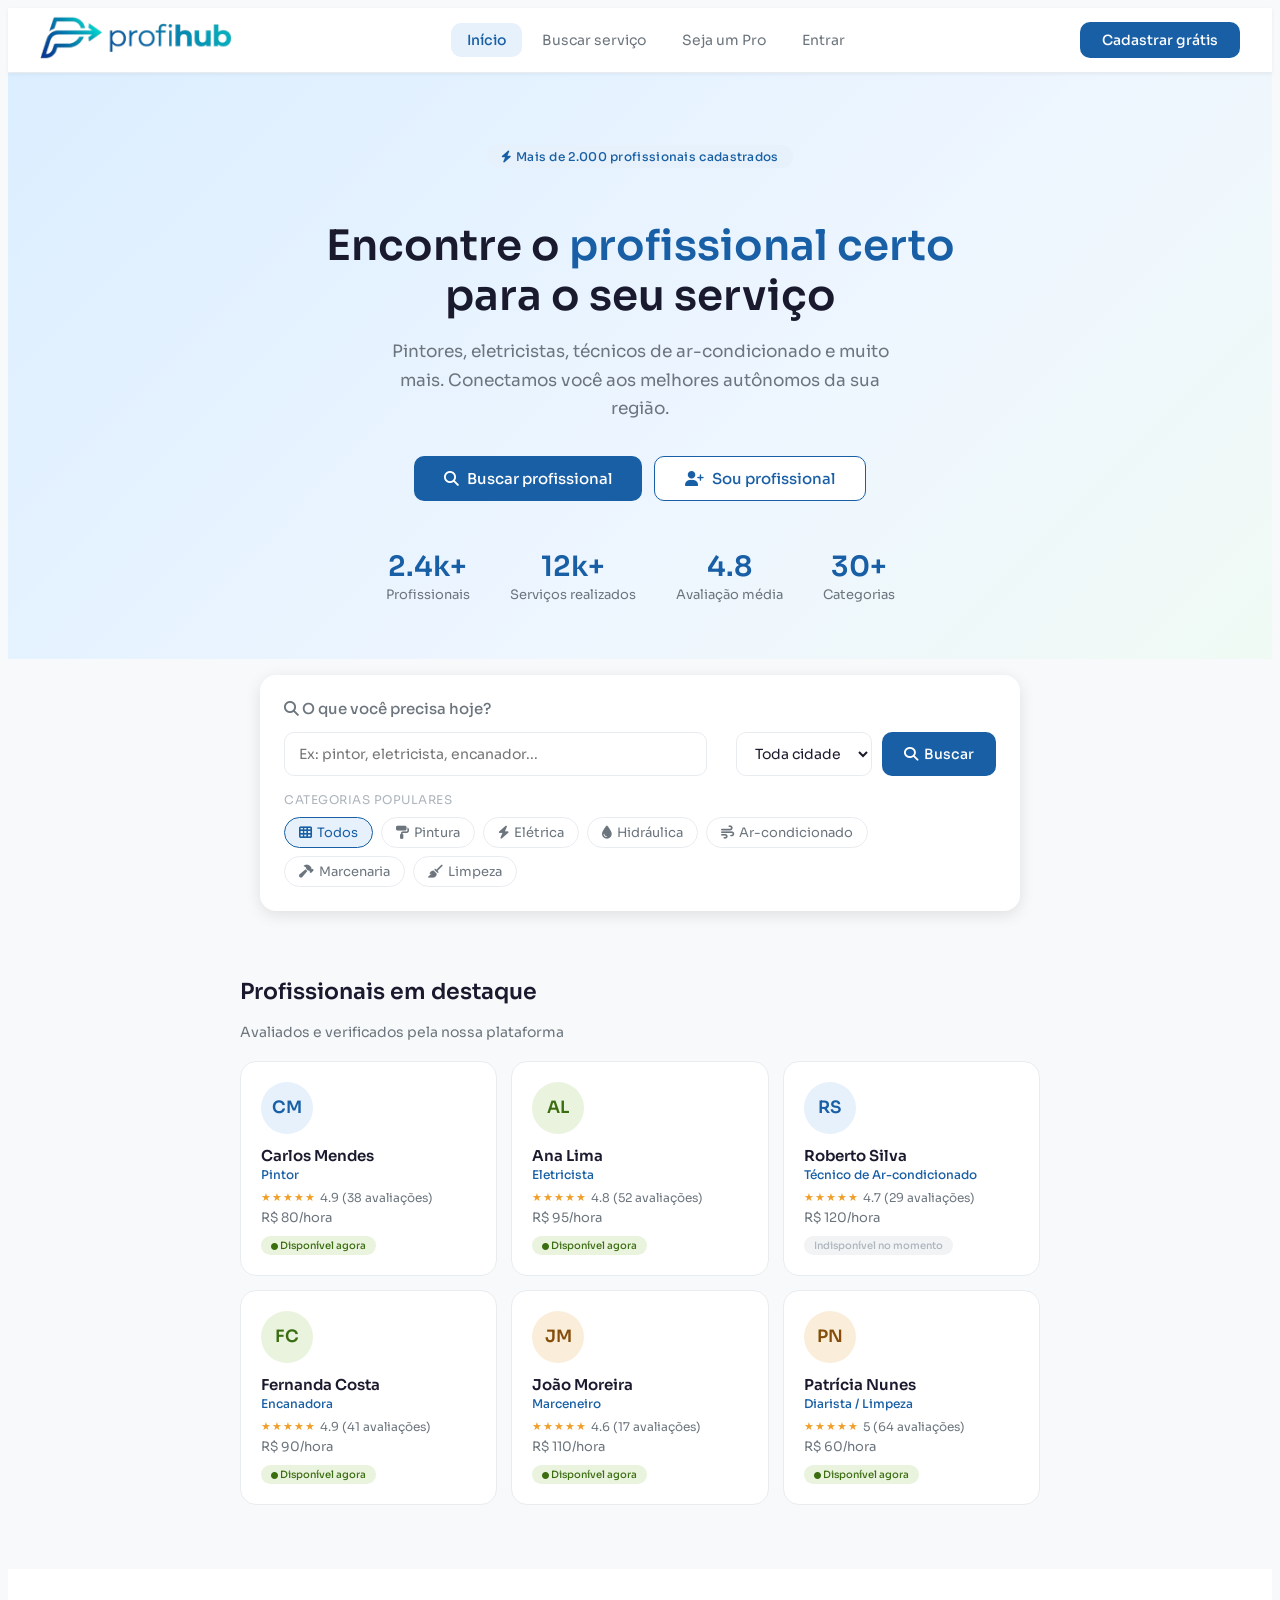
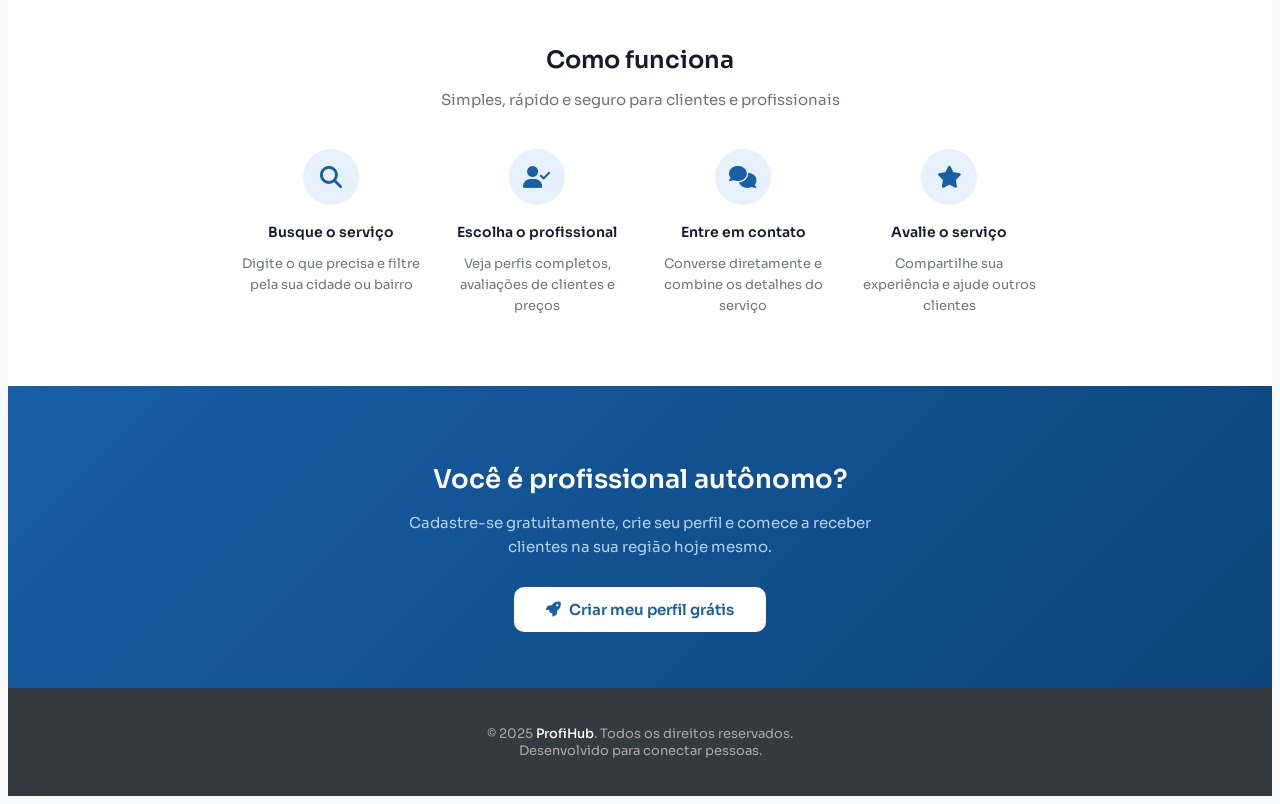
<file: index.html>
<!DOCTYPE html>
<html lang="pt-BR">

<head>
  <meta charset="UTF-8" />
  <meta name="viewport" content="width=device-width, initial-scale=1.0" />
  <title>ProfiHub — Encontre o profissional certo</title>
  <link rel="preconnect" href="https://fonts.googleapis.com" />
  <link href="https://fonts.googleapis.com/css2?family=Sora:wght@400;500;600;700&display=swap" rel="stylesheet" />
  <link rel="stylesheet" href="https://cdnjs.cloudflare.com/ajax/libs/font-awesome/6.5.0/css/all.min.css" />
  <link rel="stylesheet" href="style/style.css" />
</head>

<body>

  <nav class="navbar">
    <div class="logo" onclick="location.href='index.html'" style="cursor:pointer">
      <img src="assets/logo.png" alt="ProfiHub"
        onerror="this.replaceWith(Object.assign(document.createElement('span'),{textContent:'ProfiHub',style:'font-size:20px;font-weight:700;color:#2563eb'}))">
    </div>
    <div class="nav-links" id="nav-links">
      <a href="index.html" class="nav-btn active">Início</a>
      <a href="busca.html" class="nav-btn">Buscar serviço</a>
      <a href="cadastro.html" class="nav-btn">Seja um Pro</a>
      <a href="login.html" class="nav-btn">Entrar</a>
    </div>
    <button class="nav-cta" onclick="location.href='cadastro.html'">Cadastrar grátis</button>
    <button class="nav-mobile-btn" onclick="toggleMenu()" aria-label="Menu">
      <i class="fa-solid fa-bars" id="menu-icon"></i>
    </button>
  </nav>

  <div class="toast" id="toast">
    <i class="fa-solid fa-circle-check"></i>
    <span id="toast-msg">Mensagem</span>
  </div>

  <!-- HERO -->
  <section class="hero">
    <div class="hero-badge"><i class="fa-solid fa-bolt"></i> Mais de 2.000 profissionais cadastrados</div>
    <h1>Encontre o <span>profissional certo</span><br>para o seu serviço</h1>
    <p>Pintores, eletricistas, técnicos de ar-condicionado e muito mais. Conectamos você aos melhores autônomos da sua
      região.</p>
    <div class="hero-btns">
      <button class="btn-primary" onclick="location.href='busca.html'">
        <i class="fa-solid fa-magnifying-glass"></i> Buscar profissional
      </button>
      <button class="btn-outline" onclick="location.href='cadastro.html'">
        <i class="fa-solid fa-user-plus"></i> Sou profissional
      </button>
    </div>
    <div class="hero-stats">
      <div class="stat-item">
        <div class="stat-num">2.4k+</div>
        <div class="stat-label">Profissionais</div>
      </div>
      <div class="stat-item">
        <div class="stat-num">12k+</div>
        <div class="stat-label">Serviços realizados</div>
      </div>
      <div class="stat-item">
        <div class="stat-num">4.8</div>
        <div class="stat-label">Avaliação média</div>
      </div>
      <div class="stat-item">
        <div class="stat-num">30+</div>
        <div class="stat-label">Categorias</div>
      </div>
    </div>
  </section>

  <!-- SEARCH -->
  <section style="padding: 48px 0 0;">
    <div class="search-section">
      <div class="search-card">
        <div class="search-card-title"><i class="fa-solid fa-magnifying-glass"></i> O que você precisa hoje?</div>
        <div class="search-row">
          <input type="text" id="home-search" placeholder="Ex: pintor, eletricista, encanador..." />
          <select id="home-city">
            <option value="">Toda cidade</option>
            <option>Brasília - DF</option>
            <option>Taguatinga</option>
            <option>Ceilândia</option>
            <option>Gama</option>
          </select>
          <button class="btn-search" onclick="doHomeSearch()">
            <i class="fa-solid fa-search"></i> Buscar
          </button>
        </div>
        <div class="cats-row">
          <div class="cats-label">Categorias populares</div>
          <div class="chips" id="home-chips">
            <div class="chip active" onclick="filterHomeChip(this,'todos')"><i class="fa-solid fa-th"></i> Todos</div>
            <div class="chip" onclick="filterHomeChip(this,'pintura')"><i class="fa-solid fa-paint-roller"></i> Pintura
            </div>
            <div class="chip" onclick="filterHomeChip(this,'eletrica')"><i class="fa-solid fa-bolt"></i> Elétrica</div>
            <div class="chip" onclick="filterHomeChip(this,'hidro')"><i class="fa-solid fa-droplet"></i> Hidráulica
            </div>
            <div class="chip" onclick="filterHomeChip(this,'ar')"><i class="fa-solid fa-wind"></i> Ar-condicionado</div>
            <div class="chip" onclick="filterHomeChip(this,'marcenaria')"><i class="fa-solid fa-hammer"></i> Marcenaria
            </div>
            <div class="chip" onclick="filterHomeChip(this,'limpeza')"><i class="fa-solid fa-broom"></i> Limpeza</div>
          </div>
        </div>
      </div>
    </div>
  </section>

  <!-- PROFISSIONAIS EM DESTAQUE -->
  <section class="section">
    <div class="section-head">
      <h2>Profissionais em destaque</h2>
      <p>Avaliados e verificados pela nossa plataforma</p>
    </div>
    <div class="pros-grid" id="pros-grid"></div>
  </section>

  <!-- COMO FUNCIONA -->
  <section class="how-section">
    <div class="how-inner">
      <h2>Como funciona</h2>
      <p class="sub">Simples, rápido e seguro para clientes e profissionais</p>
      <div class="how-steps">
        <div class="how-step">
          <div class="step-icon-wrap"><i class="fa-solid fa-magnifying-glass"></i></div>
          <h4>Busque o serviço</h4>
          <p>Digite o que precisa e filtre pela sua cidade ou bairro</p>
        </div>
        <div class="how-step">
          <div class="step-icon-wrap"><i class="fa-solid fa-user-check"></i></div>
          <h4>Escolha o profissional</h4>
          <p>Veja perfis completos, avaliações de clientes e preços</p>
        </div>
        <div class="how-step">
          <div class="step-icon-wrap"><i class="fa-solid fa-comments"></i></div>
          <h4>Entre em contato</h4>
          <p>Converse diretamente e combine os detalhes do serviço</p>
        </div>
        <div class="how-step">
          <div class="step-icon-wrap"><i class="fa-solid fa-star"></i></div>
          <h4>Avalie o serviço</h4>
          <p>Compartilhe sua experiência e ajude outros clientes</p>
        </div>
      </div>
    </div>
  </section>

  <!-- CTA PRO -->
  <section class="cta-pro">
    <h2>Você é profissional autônomo?</h2>
    <p>Cadastre-se gratuitamente, crie seu perfil e comece a receber clientes na sua região hoje mesmo.</p>
    <button class="btn-white" onclick="location.href='cadastro.html'">
      <i class="fa-solid fa-rocket"></i> Criar meu perfil grátis
    </button>
  </section>

  <footer class="footer">
    <p>© 2025 <span>ProfiHub</span>. Todos os direitos reservados.<br />Desenvolvido para conectar pessoas.</p>
  </footer>

  <script src="script/script.js"></script>
</body>

</html>
</file>
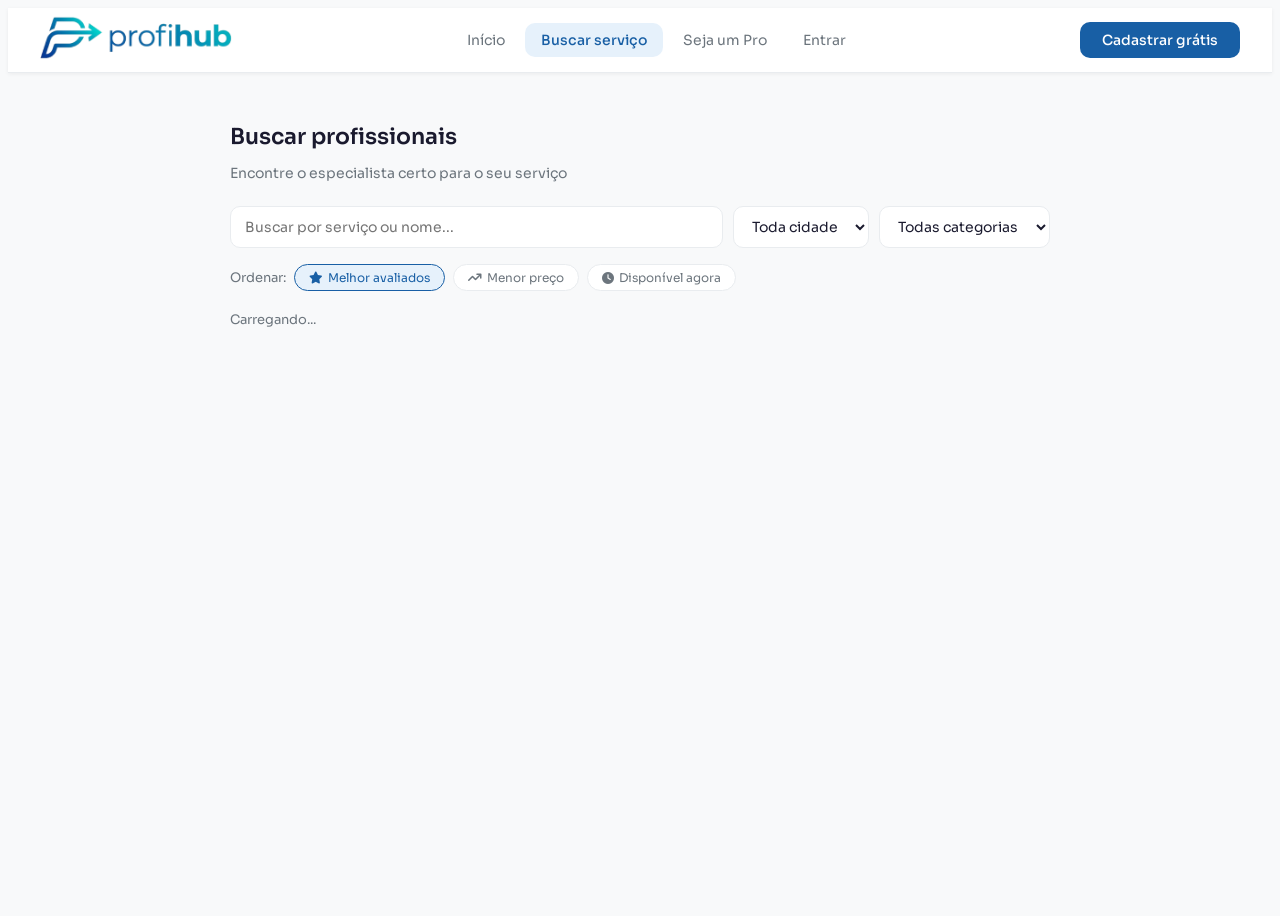
<file: busca.html>
<!DOCTYPE html>
<html lang="pt-BR">

<head>
  <meta charset="UTF-8" />
  <meta name="viewport" content="width=device-width, initial-scale=1.0" />
  <title>ProfiHub — Buscar Serviço</title>
  <link rel="preconnect" href="https://fonts.googleapis.com" />
  <link href="https://fonts.googleapis.com/css2?family=Sora:wght@400;500;600;700&display=swap" rel="stylesheet" />
  <link rel="stylesheet" href="https://cdnjs.cloudflare.com/ajax/libs/font-awesome/6.5.0/css/all.min.css" />
  <link rel="stylesheet" href="style/style.css" />
</head>

<body>

  <nav class="navbar">
    <div class="logo" onclick="location.href='index.html'" style="cursor:pointer">
      <img src="assets/logo.png" alt="ProfiHub"
        onerror="this.replaceWith(Object.assign(document.createElement('span'),{textContent:'ProfiHub',style:'font-size:20px;font-weight:700;color:#2563eb'}))">
    </div>
    <div class="nav-links" id="nav-links">
      <a href="index.html" class="nav-btn">Início</a>
      <a href="busca.html" class="nav-btn active">Buscar serviço</a>
      <a href="cadastro.html" class="nav-btn">Seja um Pro</a>
      <a href="login.html" class="nav-btn">Entrar</a>
    </div>
    <button class="nav-cta" onclick="location.href='cadastro.html'">Cadastrar grátis</button>
    <button class="nav-mobile-btn" onclick="toggleMenu()" aria-label="Menu">
      <i class="fa-solid fa-bars" id="menu-icon"></i>
    </button>
  </nav>

  <div class="toast" id="toast">
    <i class="fa-solid fa-circle-check"></i>
    <span id="toast-msg">Mensagem</span>
  </div>

  <div class="busca-page">
    <div class="busca-header">
      <h2>Buscar profissionais</h2>
      <p>Encontre o especialista certo para o seu serviço</p>
    </div>
    <div class="busca-controls">
      <input type="text" id="busca-input" placeholder="Buscar por serviço ou nome..." oninput="filterResults()" />
      <select id="busca-city" onchange="filterResults()">
        <option value="">Toda cidade</option>
        <option>Brasília - DF</option>
        <option>Taguatinga</option>
        <option>Ceilândia</option>
        <option>Gama</option>
      </select>
      <select id="busca-cat" onchange="filterResults()">
        <option value="">Todas categorias</option>
        <option>Pintura</option>
        <option>Elétrica</option>
        <option>Hidráulica</option>
        <option>Ar-condicionado</option>
        <option>Marcenaria</option>
        <option>Limpeza</option>
      </select>
    </div>
    <div class="sort-bar">
      <span class="sort-label">Ordenar:</span>
      <div class="sort-chip active" onclick="setSort(this,'avaliacao')"><i class="fa-solid fa-star"></i> Melhor
        avaliados</div>
      <div class="sort-chip" onclick="setSort(this,'preco')"><i class="fa-solid fa-arrow-trend-up"></i> Menor preço
      </div>
      <div class="sort-chip" onclick="setSort(this,'disponivel')"><i class="fa-solid fa-clock"></i> Disponível agora
      </div>
    </div>
    <div class="results-count" id="results-count">Carregando...</div>
    <div class="results-list" id="results-list"></div>
  </div>

  <script src="script/script.js"></script>

</body>

</html>
</file>
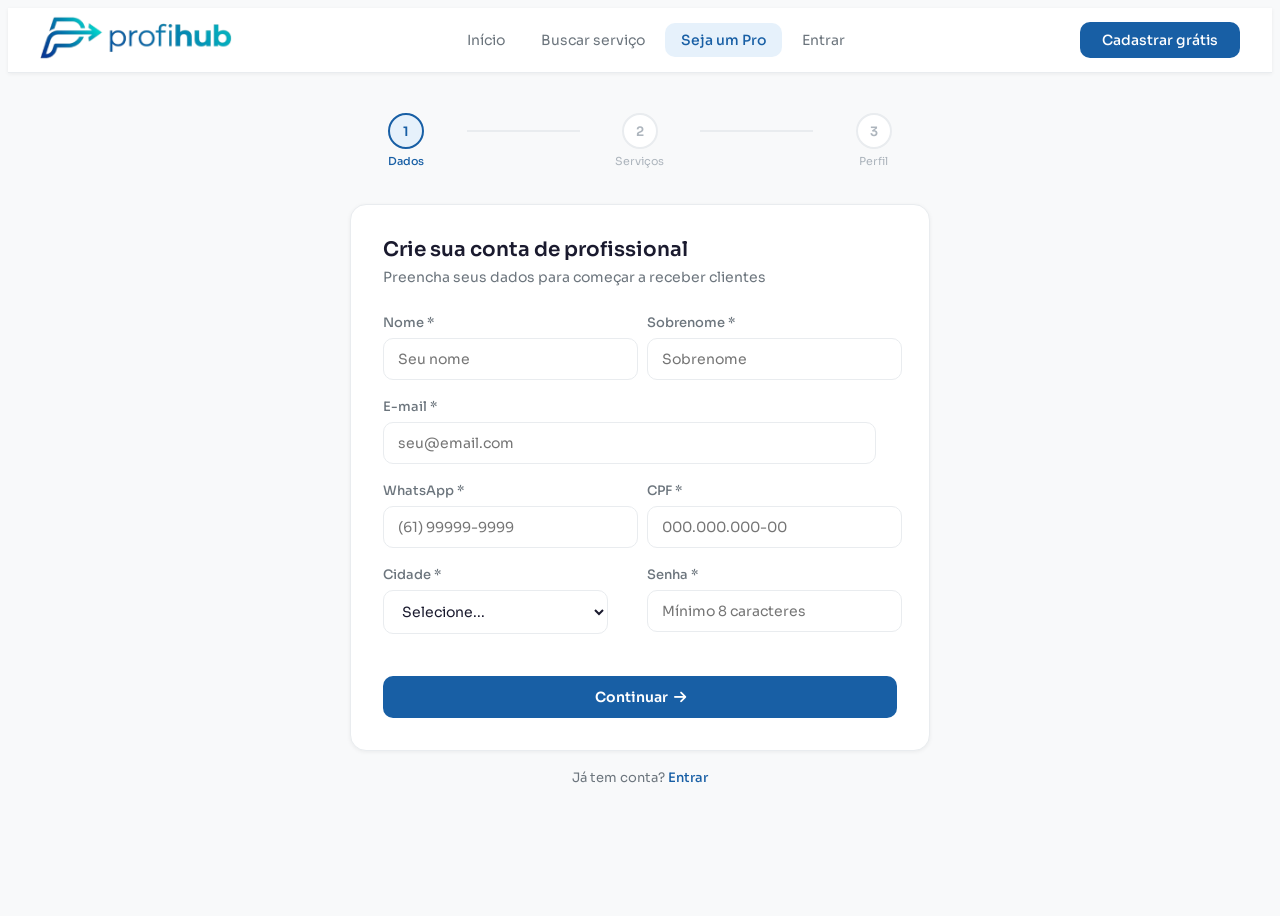
<file: cadastro.html>
<!DOCTYPE html>
<html lang="pt-BR">

<head>
  <meta charset="UTF-8" />
  <meta name="viewport" content="width=device-width, initial-scale=1.0" />
  <title>ProfiHub — Seja um Pro</title>
  <link rel="preconnect" href="https://fonts.googleapis.com" />
  <link href="https://fonts.googleapis.com/css2?family=Sora:wght@400;500;600;700&display=swap" rel="stylesheet" />
  <link rel="stylesheet" href="https://cdnjs.cloudflare.com/ajax/libs/font-awesome/6.5.0/css/all.min.css" />
  <link rel="stylesheet" href="style/style.css" />
</head>

<body>

  <nav class="navbar">
    <div class="logo" onclick="location.href='index.html'" style="cursor:pointer">
      <img src="assets/logo.png" alt="ProfiHub"
        onerror="this.replaceWith(Object.assign(document.createElement('span'),{textContent:'ProfiHub',style:'font-size:20px;font-weight:700;color:#2563eb'}))">
    </div>

    <div class="nav-links" id="nav-links">
      <a href="index.html" class="nav-btn">Início</a>
      <a href="busca.html" class="nav-btn">Buscar serviço</a>
      <a href="cadastro.html" class="nav-btn active">Seja um Pro</a>
      <a href="login.html" class="nav-btn">Entrar</a>
    </div>

    <button class="nav-cta" onclick="location.href='cadastro.html'">Cadastrar grátis</button>
    <button class="nav-mobile-btn" onclick="toggleMenu()" aria-label="Menu">
      <i class="fa-solid fa-bars" id="menu-icon"></i>
    </button>
  </nav>

  <div class="toast" id="toast">
    <i class="fa-solid fa-circle-check"></i>
    <span id="toast-msg">Mensagem</span>
  </div>

  <!-- STEP 1 -->
  <div id="cad-s1" class="cad-page">
    <div class="progress-bar">
      <div class="pb-step">
        <div class="pb-circle curr">1</div>
        <div class="pb-label curr">Dados</div>
      </div>
      <div class="pb-line"></div>
      <div class="pb-step">
        <div class="pb-circle">2</div>
        <div class="pb-label">Serviços</div>
      </div>
      <div class="pb-line"></div>
      <div class="pb-step">
        <div class="pb-circle">3</div>
        <div class="pb-label">Perfil</div>
      </div>
    </div>
    <div class="form-card">
      <div class="form-title">Crie sua conta de profissional</div>
      <div class="form-sub">Preencha seus dados para começar a receber clientes</div>
      <div class="form-row">
        <div class="form-group">
          <label class="form-label">Nome *</label>
          <input type="text" class="form-input" placeholder="Seu nome" id="f-nome" />
        </div>
        <div class="form-group">
          <label class="form-label">Sobrenome *</label>
          <input type="text" class="form-input" placeholder="Sobrenome" id="f-sobrenome" />
        </div>
      </div>
      <div class="form-group">
        <label class="form-label">E-mail *</label>
        <input type="email" class="form-input" placeholder="seu@email.com" id="f-email" />
      </div>
      <div class="form-row">
        <div class="form-group">
          <label class="form-label">WhatsApp *</label>
          <input type="tel" class="form-input" placeholder="(61) 99999-9999" id="f-tel" />
        </div>
        <div class="form-group">
          <label class="form-label">CPF *</label>
          <input type="text" class="form-input" placeholder="000.000.000-00" id="f-cpf" />
        </div>
      </div>
      <div class="form-row">
        <div class="form-group">
          <label class="form-label">Cidade *</label>
          <select class="form-select" id="f-cidade">
            <option value="">Selecione...</option>
            <option>Brasília - DF</option>
            <option>Taguatinga</option>
            <option>Ceilândia</option>
            <option>Gama</option>
            <option>Samambaia</option>
            <option>Outra</option>
          </select>
        </div>
        <div class="form-group">
          <label class="form-label">Senha *</label>
          <input type="password" class="form-input" placeholder="Mínimo 8 caracteres" id="f-senha" />
        </div>
      </div>
      <div class="form-actions">
        <button class="btn-next" onclick="goStep(2)" style="flex:1">
          Continuar <i class="fa-solid fa-arrow-right"></i>
        </button>
      </div>
    </div>
    <div class="form-link">Já tem conta? <a onclick="location.href='login.html'">Entrar</a></div>
  </div>

  <!-- STEP 2 -->
  <div id="cad-s2" class="cad-page" style="display:none">
    <div class="progress-bar">
      <div class="pb-step">
        <div class="pb-circle done"><i class="fa-solid fa-check"></i></div>
        <div class="pb-label">Dados</div>
      </div>
      <div class="pb-line done"></div>
      <div class="pb-step">
        <div class="pb-circle curr">2</div>
        <div class="pb-label curr">Serviços</div>
      </div>
      <div class="pb-line"></div>
      <div class="pb-step">
        <div class="pb-circle">3</div>
        <div class="pb-label">Perfil</div>
      </div>
    </div>
    <div class="form-card">
      <div class="form-title">Quais serviços você oferece?</div>
      <div class="form-sub">Selecione um ou mais serviços para o seu perfil</div>
      <div class="form-group">
        <label class="form-label">Categoria principal *</label>
        <select class="form-select" id="f-categoria" onchange="updateSkillTags()">
          <option value="">Selecione a categoria...</option>
          <option>Pintura</option>
          <option>Elétrica</option>
          <option>Hidráulica</option>
          <option>Ar-condicionado</option>
          <option>Marcenaria</option>
          <option>Limpeza</option>
          <option>Jardinagem</option>
          <option>Reformas em geral</option>
          <option>Informática</option>
          <option>Outro</option>
        </select>
      </div>
      <div class="form-group">
        <label class="form-label">Especialidades</label>
        <div class="skill-tags" id="skill-tags">
          <div class="skill-tag" onclick="toggleSkill(this)">Pintura interna</div>
          <div class="skill-tag" onclick="toggleSkill(this)">Pintura externa</div>
          <div class="skill-tag" onclick="toggleSkill(this)">Textura</div>
          <div class="skill-tag" onclick="toggleSkill(this)">Grafiato</div>
          <div class="skill-tag" onclick="toggleSkill(this)">Marmorato</div>
          <div class="skill-tag" onclick="toggleSkill(this)">Estêncil</div>
          <div class="skill-tag" onclick="toggleSkill(this)">Reparo de paredes</div>
          <div class="skill-tag" onclick="toggleSkill(this)">Fachada</div>
        </div>
      </div>
      <div class="form-row">
        <div class="form-group">
          <label class="form-label">Valor por hora (R$)</label>
          <input type="number" class="form-input" placeholder="Ex: 80" id="f-preco" min="1" />
        </div>
        <div class="form-group">
          <label class="form-label">Anos de experiência</label>
          <input type="number" class="form-input" placeholder="Ex: 5" id="f-anos" min="0" />
        </div>
      </div>
      <div class="form-group">
        <label class="form-label">Raio de atendimento</label>
        <select class="form-select">
          <option>Até 10 km</option>
          <option>Até 20 km</option>
          <option selected>Até 30 km</option>
          <option>Toda a cidade</option>
        </select>
      </div>
      <div class="form-actions">
        <button class="btn-back" onclick="goStep(1)"><i class="fa-solid fa-arrow-left"></i> Voltar</button>
        <button class="btn-next" onclick="goStep(3)">Continuar <i class="fa-solid fa-arrow-right"></i></button>
      </div>
    </div>
  </div>

  <!-- STEP 3 -->
  <div id="cad-s3" class="cad-page" style="display:none">
    <div class="progress-bar">
      <div class="pb-step">
        <div class="pb-circle done"><i class="fa-solid fa-check"></i></div>
        <div class="pb-label">Dados</div>
      </div>
      <div class="pb-line done"></div>
      <div class="pb-step">
        <div class="pb-circle done"><i class="fa-solid fa-check"></i></div>
        <div class="pb-label">Serviços</div>
      </div>
      <div class="pb-line done"></div>
      <div class="pb-step">
        <div class="pb-circle curr">3</div>
        <div class="pb-label curr">Perfil</div>
      </div>
    </div>
    <div class="form-card">
      <div class="form-title">Finalize seu perfil</div>
      <div class="form-sub">Quanto mais completo, mais clientes você atrai</div>
      <div class="form-group">
        <label class="form-label">Sobre você</label>
        <textarea class="form-textarea"
          placeholder="Ex: Sou pintor com 8 anos de experiência, atendo residências e comércios em Brasília..."></textarea>
      </div>
      <div class="form-group">
        <label class="form-label">Foto de perfil (URL)</label>
        <input type="url" class="form-input" placeholder="https://... (opcional)" />
      </div>
      <div class="form-group">
        <label class="form-label">Disponibilidade</label>
        <div class="skill-tags">
          <div class="skill-tag sel" onclick="toggleSkill(this)">Seg — Sex</div>
          <div class="skill-tag" onclick="toggleSkill(this)">Sábados</div>
          <div class="skill-tag" onclick="toggleSkill(this)">Domingos</div>
          <div class="skill-tag sel" onclick="toggleSkill(this)">Manhã</div>
          <div class="skill-tag sel" onclick="toggleSkill(this)">Tarde</div>
          <div class="skill-tag" onclick="toggleSkill(this)">Noite</div>
        </div>
      </div>
      <div class="form-row">
        <div class="form-group">
          <label class="form-label">Instagram (opcional)</label>
          <input type="text" class="form-input" placeholder="@seu_usuario" />
        </div>
        <div class="form-group">
          <label class="form-label">Site / portfólio (opcional)</label>
          <input type="url" class="form-input" placeholder="https://..." />
        </div>
      </div>
      <div class="form-actions">
        <button class="btn-back" onclick="goStep(2)"><i class="fa-solid fa-arrow-left"></i> Voltar</button>
        <button class="btn-next" onclick="goStep(4)"><i class="fa-solid fa-check"></i> Criar perfil</button>
      </div>
    </div>
  </div>

  <!-- SUCCESS -->
  <div id="cad-s4" class="success-page" style="display:none">
    <div class="success-icon"><i class="fa-solid fa-check"></i></div>
    <h3>Perfil criado com sucesso!</h3>
    <p>Seu perfil já está visível para os clientes. Você receberá notificações quando alguém entrar em contato.</p>
    <button class="btn-primary" onclick="location.href='index.html'">
      <i class="fa-solid fa-house"></i> Ir para o início
    </button>
  </div>

  <script src="script/script.js"></script>
</body>

</html>
</file>
<file: style/style.css>
*::before,
*::after {
    margin: 0;
    padding: 0;
    box-sizing: border-box;
}

:root {
    --blue: #185FA5;
    --blue-light: #E6F1FB;
    --blue-dark: #0C447C;
    --green: #3B6D11;
    --green-light: #EAF3DE;
    --amber: #854F0B;
    --amber-light: #FAEEDA;
    --gray-50: #F8F9FA;
    --gray-100: #F1F3F5;
    --gray-200: #E9ECEF;
    --gray-400: #ADB5BD;
    --gray-600: #6C757D;
    --gray-800: #343A40;
    --white: #FFFFFF;
    --text: #1A1A2E;
    --radius-sm: 6px;
    --radius-md: 10px;
    --radius-lg: 16px;
    --shadow-sm: 0 1px 4px rgba(0, 0, 0, 0.06);
    --shadow-md: 0 4px 16px rgba(0, 0, 0, 0.10);
    --transition: 0.18s ease;
}

html {
    scroll-behavior: smooth;
}

body {
    font-family: 'Sora', sans-serif;
    color: var(--text);
    background: var(--gray-50);
    min-height: 100vh;
}

a {
    text-decoration: none;
    color: inherit;
}

button {
    font-family: 'Sora', sans-serif;
    cursor: pointer;
}

input,
select,
textarea {
    font-family: 'Sora', sans-serif;
}

.navbar {
    background: var(--white);
    border-bottom: 1px solid var(--gray-200);
    padding: 0 32px;
    height: 64px;
    display: flex;
    align-items: center;
    justify-content: space-between;
    position: sticky;
    top: 0;
    z-index: 999;
    box-shadow: var(--shadow-sm);
}

.logo {
    width: 15vw;
}

img {
    width: 100%;
}

.logo span {
    color: var(--text);
}

.nav-links {
    display: flex;
    align-items: center;
    gap: 4px;
}

.nav-btn {
    background: none;
    border: none;
    padding: 8px 16px;
    border-radius: var(--radius-md);
    font-size: 14px;
    color: var(--gray-600);
    transition: var(--transition);
}

.nav-btn:hover {
    background: var(--gray-100);
    color: var(--text);
}

.nav-btn.active {
    background: var(--blue-light);
    color: var(--blue);
    font-weight: 500;
}

.nav-cta {
    background: var(--blue);
    color: var(--white);
    border: none;
    padding: 9px 22px;
    border-radius: var(--radius-md);
    font-size: 14px;
    font-weight: 500;
    transition: var(--transition);
}

.nav-cta:hover {
    background: var(--blue-dark);
}

.nav-mobile-btn {
    display: none;
    background: none;
    border: none;
    font-size: 22px;
    color: var(--text);
}

/* ==============================
       PAGES
    ============================== */
.page {
    display: none;
    animation: fadeIn 0.25s ease;
}

.page.active {
    display: block;
}

@keyframes fadeIn {
    from {
        opacity: 0;
        transform: translateY(8px);
    }

    to {
        opacity: 1;
        transform: translateY(0);
    }
}

/* ==============================
       HOME — HERO
    ============================== */
.hero {
    background: linear-gradient(135deg, #dbeeff 0%, #eef6ff 60%, #f0faf4 100%);
    padding: 72px 32px 56px;
    text-align: center;
}

.hero-badge {
    display: inline-block;
    background: var(--blue-light);
    color: var(--blue);
    font-size: 12px;
    font-weight: 500;
    padding: 4px 14px;
    border-radius: 20px;
    margin-bottom: 18px;
    letter-spacing: 0.3px;
}

.hero h1 {
    font-size: 42px;
    font-weight: 600;
    line-height: 1.2;
    margin-bottom: 16px;
}

.hero h1 span {
    color: var(--blue);
}

.hero p {
    font-size: 17px;
    color: var(--gray-600);
    max-width: 520px;
    margin: 0 auto 32px;
    line-height: 1.7;
}

.hero-btns {
    display: flex;
    gap: 12px;
    justify-content: center;
    flex-wrap: wrap;
}

.btn-primary {
    background: var(--blue);
    color: var(--white);
    border: none;
    padding: 13px 30px;
    border-radius: var(--radius-md);
    font-size: 15px;
    font-weight: 500;
    display: inline-flex;
    align-items: center;
    gap: 8px;
    transition: var(--transition);
}

.btn-primary:hover {
    background: var(--blue-dark);
    transform: translateY(-1px);
}

.btn-outline {
    background: var(--white);
    color: var(--blue);
    border: 1.5px solid var(--blue);
    padding: 12px 30px;
    border-radius: var(--radius-md);
    font-size: 15px;
    font-weight: 500;
    display: inline-flex;
    align-items: center;
    gap: 8px;
    transition: var(--transition);
}

.btn-outline:hover {
    background: var(--blue-light);
    transform: translateY(-1px);
}

/* STATS */
.hero-stats {
    display: flex;
    justify-content: center;
    gap: 40px;
    margin-top: 48px;
    flex-wrap: wrap;
}

.stat-item {
    text-align: center;
}

.stat-num {
    font-size: 28px;
    font-weight: 600;
    color: var(--blue);
}

.stat-label {
    font-size: 13px;
    color: var(--gray-600);
    margin-top: 2px;
}

/* ==============================
       HOME — SEARCH
    ============================== */
.search-section {
    max-width: 760px;
    margin: -32px auto 0;
    padding: 0 24px;
    position: relative;
    z-index: 2;
}

.search-card {
    background: var(--white);
    border-radius: var(--radius-lg);
    box-shadow: var(--shadow-md);
    padding: 24px;
}

.search-card-title {
    font-size: 15px;
    font-weight: 500;
    margin-bottom: 14px;
    color: var(--gray-600);
}

.search-row {
    display: grid;
    grid-template-columns: 1fr auto auto;
    gap: 10px;
}

.search-row input,
.search-row select {
    padding: 11px 14px;
    border: 1.5px solid var(--gray-200);
    border-radius: var(--radius-md);
    font-size: 14px;
    color: var(--text);
    background: var(--white);
    transition: var(--transition);
}

.search-row input:focus,
.search-row select:focus {
    outline: none;
    border-color: var(--blue);
}

.search-row input {
    width: 100%;
}

.search-row .btn-search {
    background: var(--blue);
    color: var(--white);
    border: none;
    padding: 11px 22px;
    border-radius: var(--radius-md);
    font-size: 14px;
    font-weight: 500;
    display: flex;
    align-items: center;
    gap: 6px;
    white-space: nowrap;
    transition: var(--transition);
}

.search-row .btn-search:hover {
    background: var(--blue-dark);
}

.cats-row {
    margin-top: 16px;
}

.cats-label {
    font-size: 12px;
    color: var(--gray-400);
    margin-bottom: 10px;
    text-transform: uppercase;
    letter-spacing: 0.5px;
}

.chips {
    display: flex;
    flex-wrap: wrap;
    gap: 8px;
}

.chip {
    padding: 6px 14px;
    border: 1.5px solid var(--gray-200);
    border-radius: 20px;
    font-size: 13px;
    cursor: pointer;
    background: var(--white);
    color: var(--gray-600);
    display: flex;
    align-items: center;
    gap: 5px;
    transition: var(--transition);
}

.chip:hover,
.chip.active {
    background: var(--blue-light);
    border-color: var(--blue);
    color: var(--blue);
}

/* ==============================
       HOME — PROFISSIONAIS
    ============================== */
.section {
    max-width: 800px;
    margin: 0 auto;
    padding: 48px 24px 16px;
}

.section-head {
    margin-bottom: 6px;
}

.section-head h2 {
    font-size: 22px;
    font-weight: 600;
}

.section-head p {
    font-size: 14px;
    color: var(--gray-600);
    margin-top: 4px;
}

.pros-grid {
    display: grid;
    grid-template-columns: repeat(auto-fill, minmax(200px, 1fr));
    gap: 14px;
    margin-top: 20px;
}

.pro-card {
    background: var(--white);
    border: 1.5px solid var(--gray-200);
    border-radius: var(--radius-lg);
    padding: 20px;
    cursor: pointer;
    transition: var(--transition);
}

.pro-card:hover {
    border-color: var(--blue);
    box-shadow: var(--shadow-md);
    transform: translateY(-2px);
}

.pro-avatar {
    width: 52px;
    height: 52px;
    border-radius: 50%;
    display: flex;
    align-items: center;
    justify-content: center;
    font-size: 17px;
    font-weight: 600;
    margin-bottom: 12px;
}

.pro-name {
    font-size: 15px;
    font-weight: 600;
    margin-bottom: 2px;
}

.pro-role {
    font-size: 12px;
    color: var(--blue);
    font-weight: 500;
    margin-bottom: 8px;
}

.pro-rating {
    display: flex;
    align-items: center;
    gap: 4px;
    font-size: 12px;
    color: var(--gray-600);
}

.stars {
    color: #EF9F27;
    letter-spacing: 1px;
    font-size: 11px;
}

.pro-price {
    font-size: 13px;
    color: var(--gray-600);
    margin-top: 4px;
}

.badge-avail {
    display: inline-block;
    background: var(--green-light);
    color: var(--green);
    font-size: 10px;
    font-weight: 500;
    padding: 3px 10px;
    border-radius: 10px;
    margin-top: 10px;
}

.badge-busy {
    display: inline-block;
    background: var(--gray-100);
    color: var(--gray-400);
    font-size: 10px;
    font-weight: 500;
    padding: 3px 10px;
    border-radius: 10px;
    margin-top: 10px;
}

/* ==============================
       HOME — COMO FUNCIONA
    ============================== */
.how-section {
    background: var(--white);
    padding: 56px 24px;
    margin-top: 48px;
}

.how-inner {
    max-width: 800px;
    margin: 0 auto;
}

.how-inner h2 {
    text-align: center;
    font-size: 24px;
    font-weight: 600;
    margin-bottom: 6px;
}

.how-inner .sub {
    text-align: center;
    font-size: 15px;
    color: var(--gray-600);
    margin-bottom: 40px;
}

.how-steps {
    display: grid;
    grid-template-columns: repeat(auto-fit, minmax(160px, 1fr));
    gap: 24px;
}

.how-step {
    text-align: center;
}

.step-icon-wrap {
    width: 56px;
    height: 56px;
    border-radius: 50%;
    background: var(--blue-light);
    display: flex;
    align-items: center;
    justify-content: center;
    margin: 0 auto 14px;
    font-size: 22px;
    color: var(--blue);
}

.how-step h4 {
    font-size: 14px;
    font-weight: 600;
    margin-bottom: 6px;
}

.how-step p {
    font-size: 13px;
    color: var(--gray-600);
    line-height: 1.6;
}

/* ==============================
       HOME — CTA PRO
    ============================== */
.cta-pro {
    background: linear-gradient(135deg, var(--blue) 0%, var(--blue-dark) 100%);
    padding: 56px 24px;
    text-align: center;
}

.cta-pro h2 {
    font-size: 26px;
    font-weight: 600;
    color: var(--white);
    margin-bottom: 10px;
}

.cta-pro p {
    font-size: 15px;
    color: #B5D4F4;
    margin-bottom: 28px;
    max-width: 480px;
    margin-left: auto;
    margin-right: auto;
    line-height: 1.6;
}

.btn-white {
    background: var(--white);
    color: var(--blue);
    border: none;
    padding: 13px 32px;
    border-radius: var(--radius-md);
    font-size: 15px;
    font-weight: 600;
    display: inline-flex;
    align-items: center;
    gap: 8px;
    transition: var(--transition);
}

.btn-white:hover {
    background: var(--blue-light);
}

/* ==============================
       FOOTER
    ============================== */
.footer {
    background: var(--gray-800);
    color: #aaa;
    text-align: center;
    padding: 24px;
    font-size: 13px;
}

.footer span {
    color: var(--white);
    font-weight: 500;
}

/* ==============================
       BUSCA PAGE
    ============================== */
.busca-page {
    max-width: 820px;
    margin: 0 auto;
    padding: 32px 24px;
}

.busca-header {
    margin-bottom: 24px;
}

.busca-header h2 {
    font-size: 22px;
    font-weight: 600;
    margin-bottom: 4px;
}

.busca-header p {
    font-size: 14px;
    color: var(--gray-600);
}

.busca-controls {
    display: grid;
    grid-template-columns: 1fr auto auto;
    gap: 10px;
    margin-bottom: 16px;
}

.busca-controls input,
.busca-controls select {
    padding: 10px 14px;
    border: 1.5px solid var(--gray-200);
    border-radius: var(--radius-md);
    font-size: 14px;
    color: var(--text);
    background: var(--white);
    transition: var(--transition);
}

.busca-controls input:focus,
.busca-controls select:focus {
    outline: none;
    border-color: var(--blue);
}

.sort-bar {
    display: flex;
    align-items: center;
    gap: 8px;
    margin-bottom: 20px;
    flex-wrap: wrap;
}

.sort-label {
    font-size: 13px;
    color: var(--gray-600);
}

.sort-chip {
    padding: 5px 14px;
    border: 1.5px solid var(--gray-200);
    border-radius: 20px;
    font-size: 12px;
    cursor: pointer;
    background: var(--white);
    color: var(--gray-600);
    display: flex;
    align-items: center;
    gap: 5px;
    transition: var(--transition);
}

.sort-chip:hover,
.sort-chip.active {
    background: var(--blue-light);
    border-color: var(--blue);
    color: var(--blue);
}

.results-count {
    font-size: 13px;
    color: var(--gray-600);
    margin-bottom: 14px;
}

.results-list {
    display: flex;
    flex-direction: column;
    gap: 14px;
}

.result-card {
    background: var(--white);
    border: 1.5px solid var(--gray-200);
    border-radius: var(--radius-lg);
    padding: 20px;
    display: flex;
    gap: 16px;
    align-items: flex-start;
    cursor: pointer;
    transition: var(--transition);
}

.result-card:hover {
    border-color: var(--blue);
    box-shadow: var(--shadow-md);
}

.result-avatar {
    width: 56px;
    height: 56px;
    border-radius: 50%;
    display: flex;
    align-items: center;
    justify-content: center;
    font-size: 18px;
    font-weight: 600;
    flex-shrink: 0;
}

.result-info {
    flex: 1;
    min-width: 0;
}

.result-name {
    font-size: 16px;
    font-weight: 600;
    margin-bottom: 2px;
}

.result-role {
    font-size: 13px;
    color: var(--blue);
    font-weight: 500;
    margin-bottom: 8px;
}

.result-desc {
    font-size: 13px;
    color: var(--gray-600);
    line-height: 1.6;
    margin-bottom: 10px;
}

.result-meta {
    display: flex;
    gap: 16px;
    flex-wrap: wrap;
}

.meta-item {
    font-size: 12px;
    color: var(--gray-600);
    display: flex;
    align-items: center;
    gap: 4px;
}

.meta-item.avail {
    color: var(--green);
}

.result-right {
    display: flex;
    flex-direction: column;
    align-items: flex-end;
    gap: 10px;
    flex-shrink: 0;
}

.price-tag {
    font-size: 18px;
    font-weight: 600;
    color: var(--blue);
    white-space: nowrap;
}

.price-unit {
    font-size: 11px;
    color: var(--gray-400);
    display: block;
    text-align: right;
    margin-top: -6px;
}

.btn-contact {
    background: var(--blue);
    color: var(--white);
    border: none;
    padding: 9px 18px;
    border-radius: var(--radius-md);
    font-size: 13px;
    font-weight: 500;
    display: flex;
    align-items: center;
    gap: 6px;
    transition: var(--transition);
    white-space: nowrap;
}

.btn-contact:hover {
    background: var(--blue-dark);
}

.no-results {
    text-align: center;
    padding: 48px 24px;
    color: var(--gray-400);
}

.no-results i {
    font-size: 40px;
    margin-bottom: 12px;
    display: block;
}

.no-results p {
    font-size: 15px;
}

/* ==============================
       CADASTRO PAGE
    ============================== */
.cad-page {
    max-width: 580px;
    margin: 0 auto;
    padding: 40px 24px;
}

.progress-bar {
    display: flex;
    align-items: center;
    margin-bottom: 36px;
}

.pb-step {
    display: flex;
    flex-direction: column;
    align-items: center;
    flex: 1;
}

.pb-circle {
    width: 32px;
    height: 32px;
    border-radius: 50%;
    display: flex;
    align-items: center;
    justify-content: center;
    font-size: 13px;
    font-weight: 600;
    border: 2px solid var(--gray-200);
    background: var(--white);
    color: var(--gray-400);
    transition: var(--transition);
}

.pb-circle.done {
    background: var(--blue);
    border-color: var(--blue);
    color: var(--white);
}

.pb-circle.curr {
    background: var(--blue-light);
    border-color: var(--blue);
    color: var(--blue);
}

.pb-label {
    font-size: 11px;
    color: var(--gray-400);
    margin-top: 5px;
    text-align: center;
}

.pb-label.curr {
    color: var(--blue);
    font-weight: 500;
}

.pb-line {
    flex: 1;
    height: 2px;
    background: var(--gray-200);
    margin: 0 4px 20px;
    transition: var(--transition);
}

.pb-line.done {
    background: var(--blue);
}

.form-card {
    background: var(--white);
    border: 1.5px solid var(--gray-200);
    border-radius: var(--radius-lg);
    padding: 32px;
    box-shadow: var(--shadow-sm);
}

.form-title {
    font-size: 20px;
    font-weight: 600;
    margin-bottom: 6px;
}

.form-sub {
    font-size: 14px;
    color: var(--gray-600);
    margin-bottom: 28px;
}

.form-group {
    margin-bottom: 18px;
}

.form-label {
    display: block;
    font-size: 13px;
    font-weight: 500;
    color: var(--gray-600);
    margin-bottom: 7px;
}

#home-search {
    width: 89%;
}

.form-input,
.form-select,
.form-textarea {
    width: 90%;
    padding: 11px 14px;
    border: 1.5px solid var(--gray-200);
    border-radius: var(--radius-md);
    font-size: 14px;
    color: var(--text);
    background: var(--white);
    transition: var(--transition);
}

.form-input:focus,
.form-select:focus,
.form-textarea:focus {
    outline: none;
    border-color: var(--blue);
}

.form-textarea {
    resize: vertical;
    min-height: 90px;
}

.form-row {
    display: grid;
    grid-template-columns: 1fr 1fr;
    gap: 14px;
}

.skill-tags {
    display: flex;
    flex-wrap: wrap;
    gap: 8px;
    margin-top: 8px;
}

.skill-tag {
    padding: 6px 14px;
    border: 1.5px solid var(--gray-200);
    border-radius: 20px;
    font-size: 12px;
    cursor: pointer;
    background: var(--white);
    color: var(--gray-600);
    transition: var(--transition);
    user-select: none;
}

.skill-tag:hover {
    border-color: var(--blue);
    color: var(--blue);
}

.skill-tag.sel {
    background: var(--blue-light);
    border-color: var(--blue);
    color: var(--blue);
    font-weight: 500;
}

.form-actions {
    display: flex;
    gap: 12px;
    margin-top: 24px;
}

.btn-back {
    flex: 1;
    padding: 12px;
    border: 1.5px solid var(--gray-200);
    border-radius: var(--radius-md);
    background: var(--white);
    color: var(--gray-600);
    font-size: 14px;
    font-weight: 500;
    display: flex;
    align-items: center;
    justify-content: center;
    gap: 6px;
    transition: var(--transition);
}

.btn-back:hover {
    background: var(--gray-100);
}

.btn-next {
    flex: 2;
    padding: 12px;
    border: none;
    border-radius: var(--radius-md);
    background: var(--blue);
    color: var(--white);
    font-size: 14px;
    font-weight: 600;
    display: flex;
    align-items: center;
    justify-content: center;
    gap: 6px;
    transition: var(--transition);
}

.btn-next:hover {
    background: var(--blue-dark);
}

.form-link {
    text-align: center;
    margin-top: 18px;
    font-size: 13px;
    color: var(--gray-600);
}

.form-link a {
    color: var(--blue);
    cursor: pointer;
    font-weight: 500;
}

.form-link a:hover {
    text-decoration: underline;
}

/* SUCCESS */
.success-page {
    text-align: center;
    padding: 56px 24px;
}

.success-icon {
    width: 80px;
    height: 80px;
    background: var(--green-light);
    border-radius: 50%;
    display: flex;
    align-items: center;
    justify-content: center;
    margin: 0 auto 20px;
    font-size: 36px;
    color: var(--green);
}

.success-page h3 {
    font-size: 24px;
    font-weight: 600;
    margin-bottom: 10px;
}

.success-page p {
    font-size: 15px;
    color: var(--gray-600);
    max-width: 400px;
    margin: 0 auto 28px;
    line-height: 1.6;
}

.login-page {
    display: flex;
    align-items: center;
    justify-content: center;
    min-height: calc(100vh - 64px);
    padding: 32px 24px;
    background: var(--gray-50);
}

.login-card {
    background: var(--white);
    border: 1.5px solid var(--gray-200);
    border-radius: var(--radius-lg);
    padding: 40px 36px;
    width: 100%;
    max-width: 420px;
    box-shadow: var(--shadow-md);
}

.login-logo {
    text-align: center;
    margin-bottom: 28px;
}

.login-logo .logo {
    justify-content: center;
    font-size: 24px;
}

.login-tabs {
    display: grid;
    grid-template-columns: 1fr 1fr;
    border: 1.5px solid var(--gray-200);
    border-radius: var(--radius-md);
    overflow: hidden;
    margin-bottom: 28px;
}

.login-tab {
    padding: 10px;
    font-size: 13px;
    text-align: center;
    cursor: pointer;
    border: none;
    background: none;
    color: var(--gray-600);
    transition: var(--transition);
}

.login-tab.active {
    background: var(--blue);
    color: var(--white);
    font-weight: 500;
}

.divider {
    display: flex;
    align-items: center;
    gap: 14px;
    margin: 20px 0;
}

.divider::before,
.divider::after {
    content: '';
    flex: 1;
    height: 1px;
    background: var(--gray-200);
}

.divider span {
    font-size: 12px;
    color: var(--gray-400);
    white-space: nowrap;
}

.btn-social {
    width: 100%;
    display: flex;
    align-items: center;
    justify-content: center;
    gap: 12px;
    padding: 10px 16px; 
    background-color: #ffffff;
    border: 1px solid #dadce0;
    border-radius: 4px;
    cursor: pointer;
    transition: background-color 0.2s ease;
}

.btn-social:hover {
    background-color: #f8fafc;
}

.btn-social p {
    margin: 0;
    font-family: 'Roboto', sans-serif;
    font-size: 14px;
    font-weight: 500;
    color: #3c4043;
}

.forgot-link {
    text-align: right;
    margin-bottom: 18px;
}

.forgot-link a {
    font-size: 12px;
    color: var(--blue);
    cursor: pointer;
}

.forgot-link a:hover {
    text-decoration: underline;
}

/* ==============================
       MODAL / TOAST
    ============================== */
.toast {
    position: fixed;
    bottom: 24px;
    right: 24px;
    background: var(--text);
    color: var(--white);
    padding: 14px 20px;
    border-radius: var(--radius-md);
    font-size: 14px;
    font-weight: 500;
    display: flex;
    align-items: center;
    gap: 10px;
    z-index: 9999;
    box-shadow: var(--shadow-md);
    transform: translateX(140%);
    transition: transform 0.3s ease;
}

.toast.show {
    transform: translateX(0);
}

.toast.success {
    background: var(--green);
}

.toast.error {
    background: #c0392b;
}

/* ==============================
       RESPONSIVO
    ============================== */
@media (max-width: 680px) {
    .navbar {
        padding: 0 16px;
    }

    .nav-links {
        display: none;
    }

    .nav-links.open {
        display: flex;
        flex-direction: column;
        position: absolute;
        top: 64px;
        left: 0;
        right: 0;
        background: var(--white);
        padding: 12px 16px;
        border-bottom: 1px solid var(--gray-200);
        z-index: 998;
        box-shadow: var(--shadow-md);
    }

    .nav-mobile-btn {
        display: block;
    }

    .hero {
        padding: 48px 20px 40px;
    }

    .hero h1 {
        font-size: 28px;
    }

    .search-row {
        grid-template-columns: 1fr;
    }

    .busca-controls {
        grid-template-columns: 1fr;
    }

    .form-row {
        grid-template-columns: 1fr;
    }

    .result-card {
        flex-direction: column;
    }

    .result-right {
        flex-direction: row;
        align-items: center;
        width: 100%;
        justify-content: space-between;
    }

    .login-card {
        padding: 28px 20px;
    }

    .form-card {
        padding: 24px 18px;
    }

    .hero-stats {
        gap: 24px;
    }
}
</file>
